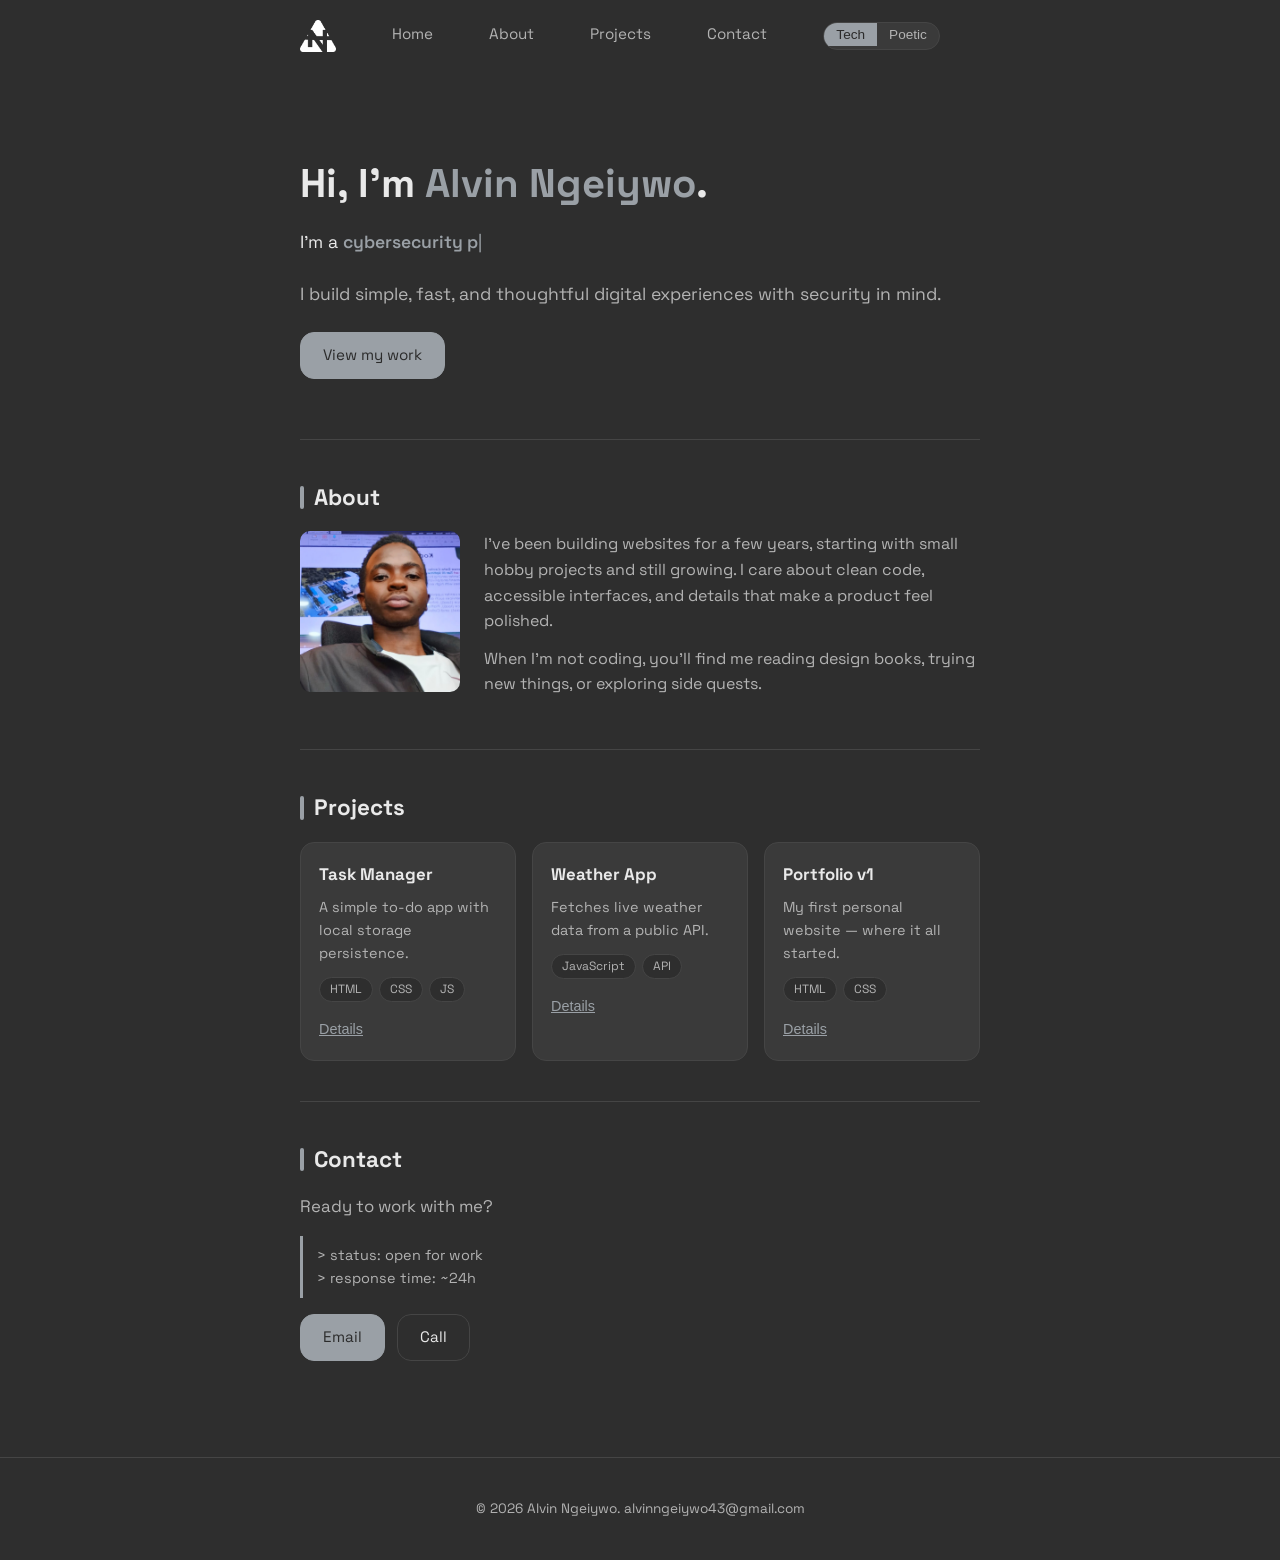
<file: index.html>
<!DOCTYPE html>
<html lang="en">
<head>
  <meta charset="UTF-8" />
  <meta name="viewport" content="width=device-width, initial-scale=1.0" />
  <title>Alvin Ngeiywo portfolio
  </title>
  <script>
    if ('scrollRestoration' in history) history.scrollRestoration = 'manual';
    if (!location.hash) window.scrollTo(0, 0);
  </script>
  <link rel="icon" type="image/png" href="mylogo-trim.png" />
  <link href="https://fonts.googleapis.com/css2?family=Space+Grotesk:wght@400;600;700&family=Patrick+Hand&family=Caveat:wght@600;700&display=swap" rel="stylesheet" />
  <link rel="stylesheet" href="style.css?v=14" />
</head>
<body>
  <div id="progressBar"></div>
  <header class="nav" id="top">
    <a href="#hero" class="logo">
        <img src="mylogo-trim.png" alt="Alvin Ngeiywo logo" class="logo-img" />
    </a>
    <button id="menuToggle" class="menu-toggle" aria-label="Toggle menu">&#9776;</button>
    <nav id="navLinks" class="nav-links">
      <a href="#top">Home</a>
      <a href="#about" data-nav="about">About</a>
      <a href="#projects" data-nav="projects">Projects</a>
      <a href="#contact" data-nav="contact">Contact</a>
      <button id="modeToggle" class="mode-toggle" aria-label="Toggle tech/poetic mode">
        <span class="mode-opt">Tech</span>
        <span class="mode-opt">Poetic</span>
      </button>
    </nav>
  </header>

  <main>
    <div id="techView">
    <section id="hero" class="hero">
      <h1>Hi, I'm <span class="accent">Alvin Ngeiywo</span>.</h1>
      <p class="role">I'm a <span id="typed"></span><span class="cursor">|</span></p>
      <p>I build simple, fast, and thoughtful digital experiences with security in mind.</p>
      <a href="#projects" class="btn">View my work</a>
    </section>

    <section id="about" class="section">
      <h2>About</h2>
      <div class="about-layout">
        <img src="alvin.png" alt="Alvin Ngeiywo photo" class="about-photo" />
        <div>
          <p>
            I've been building websites for a few years, starting with small hobby projects
            and still growing. I care about clean code, accessible
            interfaces, and details that make a product feel polished.
          </p>
          <p>
            When I'm not coding, you'll find me reading design books, trying new things, or exploring side quests.
          </p>
        </div>
      </div>
    </section>

    <section id="projects" class="section">
      <h2>Projects</h2>
      <div class="project-grid">
        <article class="card">
          <h3>Task Manager</h3>
          <p>A simple to-do app with local storage persistence.</p>
          <div class="tags"><span>HTML</span><span>CSS</span><span>JS</span></div>
          <button class="link-btn" data-project="Task Manager" data-details="Built a lightweight task manager with drag-and-drop ordering, due dates, and offline support via localStorage. Focused on minimal UI and fast keyboard interaction.">Details</button>
        </article>
        <article class="card">
          <h3>Weather App</h3>
          <p>Fetches live weather data from a public API.</p>
          <div class="tags"><span>JavaScript</span><span>API</span></div>
          <button class="link-btn" data-project="Weather App" data-details="A weather lookup app using the OpenWeatherMap API with a 5-day forecast, geolocation support, and error handling for invalid cities.">Details</button>
        </article>
        <article class="card">
          <h3>Portfolio v1</h3>
          <p>My first personal website — where it all started.</p>
          <div class="tags"><span>HTML</span><span>CSS</span></div>
          <button class="link-btn" data-project="Portfolio v1" data-details="A static one-page portfolio built with plain HTML and CSS. First project where I learned semantic markup and responsive layout basics.">Details</button>
        </article>
      </div>
    </section>

    <section id="contact" class="section">
      <h2>Contact</h2>
      <p class="contact-intro">Ready to work with me?</p>
      <pre class="tech-note">&gt; status: open for work
&gt; response time: ~24h</pre>
      <div class="contact-buttons">
        <a href="mailto:alvinngeiywo43@gmail.com" class="btn">Email</a>
        <a href="tel:+254759822660" class="btn btn-alt">Call</a>
      </div>
      </section>
    </div>

    <div id="poeticView" hidden>
      <section class="poetic-hero">
        <div class="poetic-text">
          <p class="poetic-kicker">a space for verses</p>
          <h1>Alvin Ngeiywo</h1>
          <p class="poetic-verse">
            I write in the quiet hours,<br/>
            for the ones who can't and those who wish,<br/>
            between the day and the dream.
          </p>
        </div>
      <img src="alternate.png" alt="" class="poetic-image" />
      </section>

      <section class="section poetic-section" id="poetic-verses">
        <h2>Verses</h2>
        <p class="poem">
          Some people build with bricks,<br/>
          I build with breath and line <br/>
          words shaped like windows<br/>
          where the light gets in.
        </p>
      </section>

      <section class="section poetic-section" id="poetic-stanzas">
        <h2>Stanzas</h2>
        <div class="stanza-list">
          <article class="card poem-card">
            <h3>On Nostalgia</h3>
            <p>The nostalgia is real<br/>even if the picture isn't perfect.</p>
            <a href="library.html#poem-nostalgia" class="link-btn">Read this piece</a>
          </article>
          <article class="card poem-card">
            <h3>On Identity</h3>
            <p>I'm not there yet i'm moving towards it,<br/>or atleast i think i am.</p>
            <a href="library.html#poem-identity" class="link-btn">Read this piece</a>
          </article>
          <article class="card poem-card">
            <h3>On Found</h3>
          <p>We got mad, we share, we cry<br/>Then switch to something lighter.</p>
            <a href="library.html#poem-found" class="link-btn">Read this piece</a>
          </article>
        </div>
      </section>

      <section class="section poetic-section" id="poetic-library">
        <h2>Library</h2>
        <p>Every piece, in one quiet room.</p>
        <p><a href="library.html" class="btn">Browse the Library</a></p>
      </section>

      <section class="section poetic-section" id="poetic-letters">
        <h2>Letters</h2>
        <p>If a verse found you — write to me:
          <a href="mailto:alvinngeiywo43@gmail.com" class="poem-link">alvinngeiywo43@gmail.com</a>
        </p>
        <p>Or call: <a href="tel:0759822660" class="poem-link">0759 822 660
          
        </a></p>
        <div class="insta-block">
          <img src="k1ngalvin_qr.png" alt="Instagram QR code" class="insta-qr" />
        </div>
      </section>
    </div>
  </main>

  <footer>
    <p>&copy; 2026 Alvin Ngeiywo. alvinngeiywo43@gmail.com</p>
  </footer>

  <div id="modal" class="modal hidden">
    <div class="modal-content">
      <button id="modalClose" class="modal-close" aria-label="Close">&times;</button>
      <h3 id="modalTitle"></h3>
      <p id="modalDetails"></p>
    </div>
  </div>

  <button id="toTop" aria-label="Back to top">&uarr;</button>
  <script src="script.js?v=2"></script>
</body>
</html>
</file>
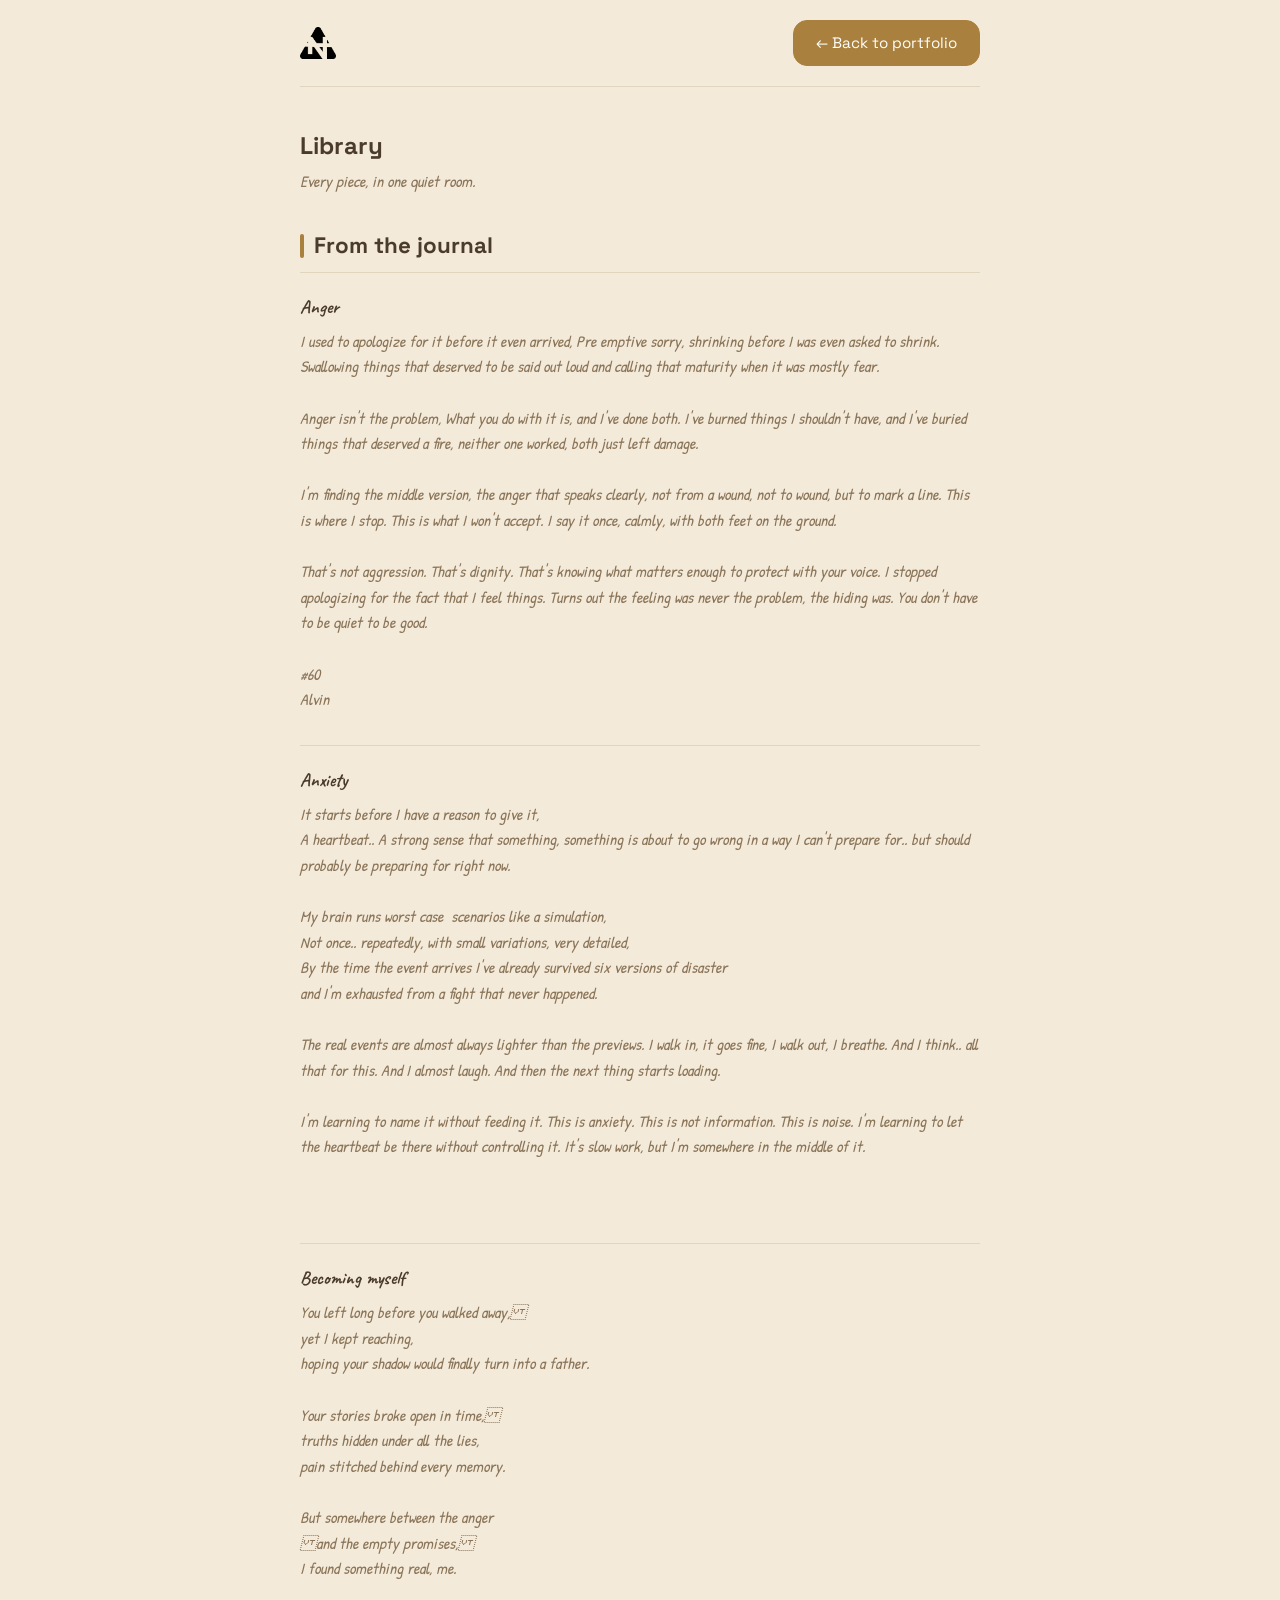
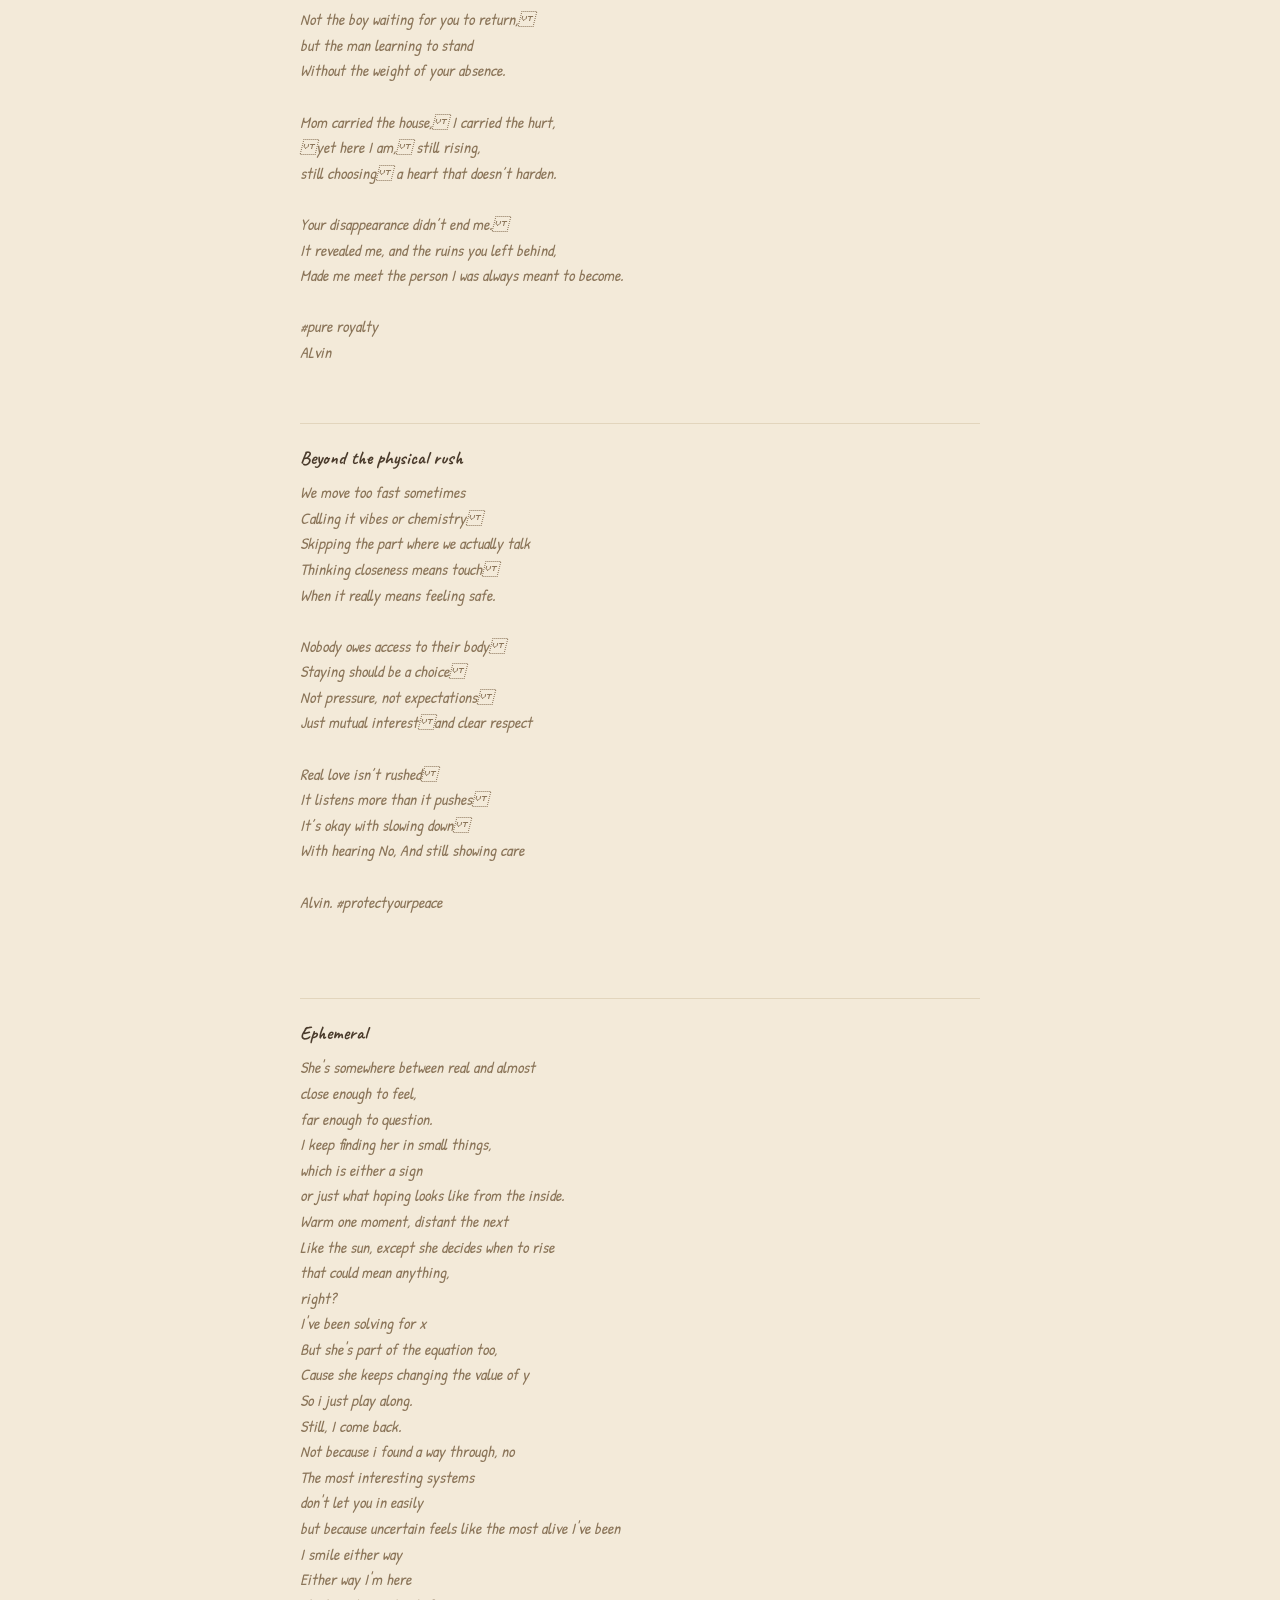
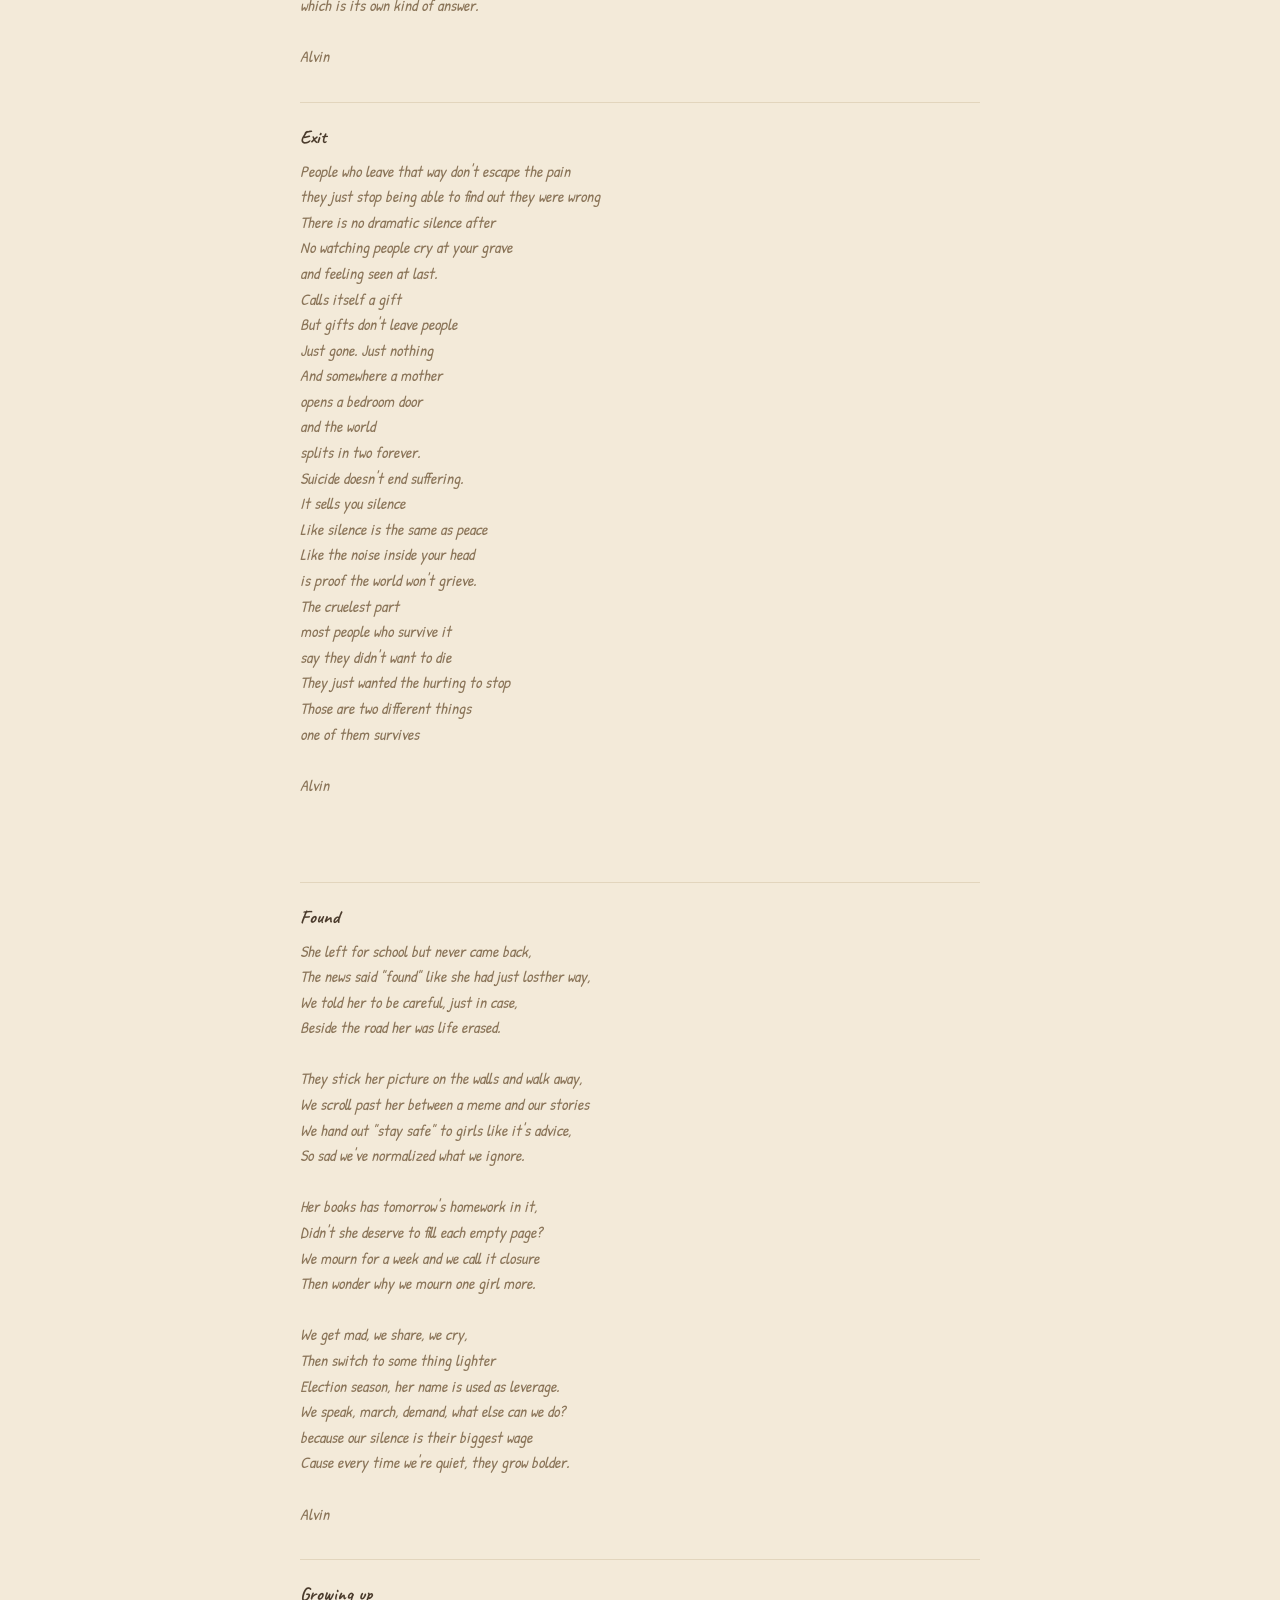
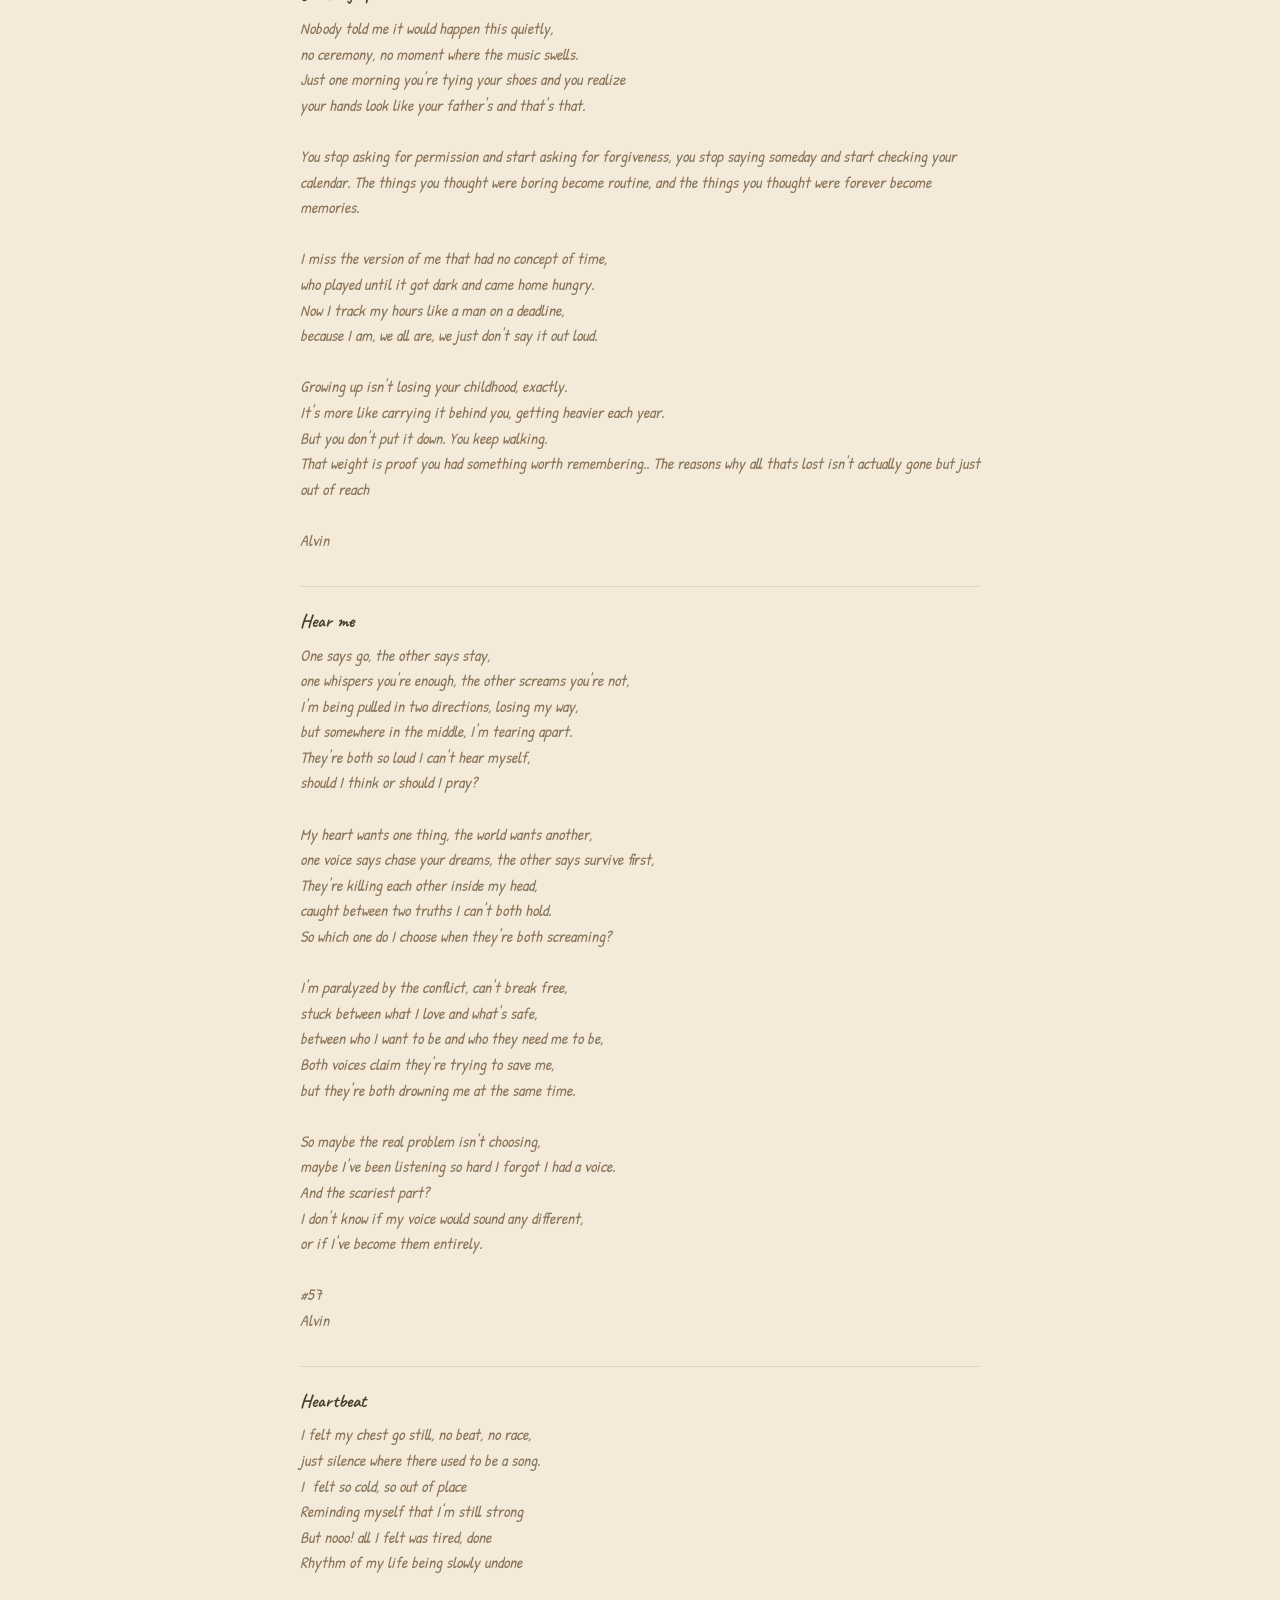
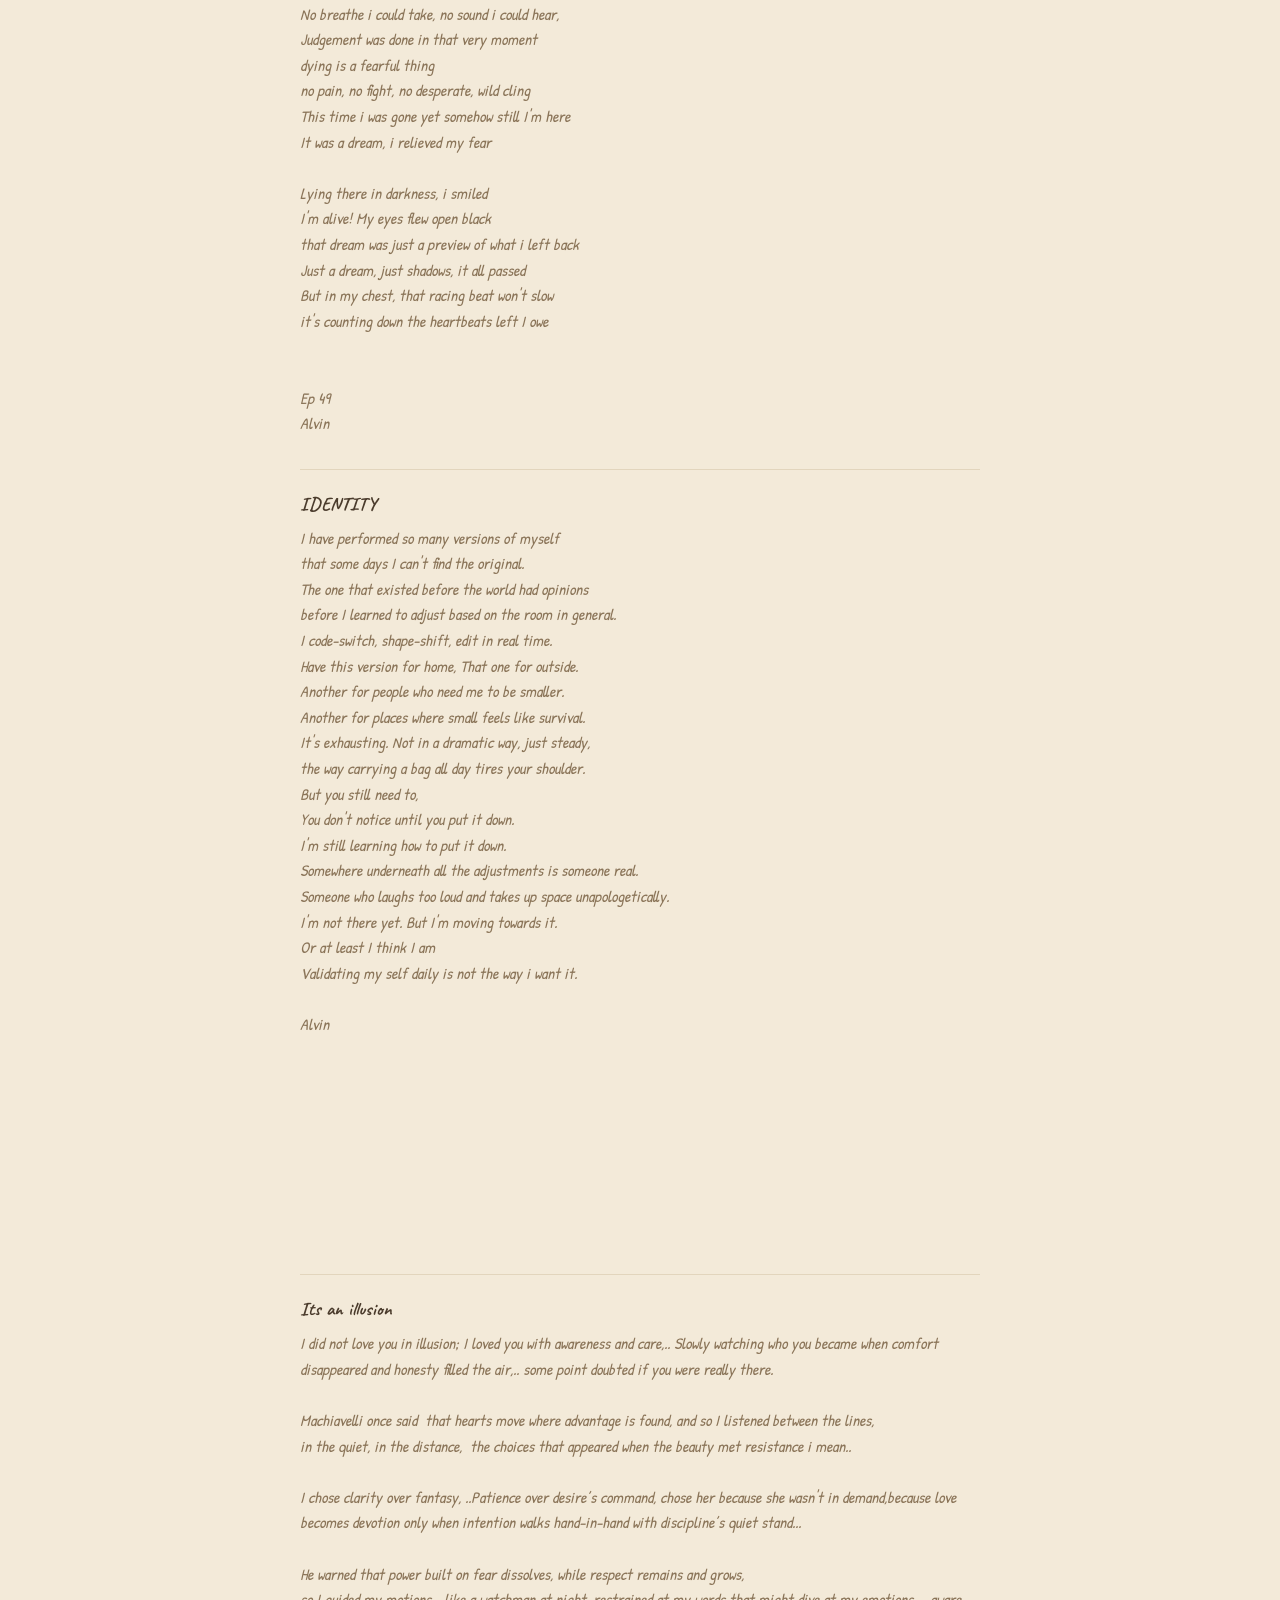
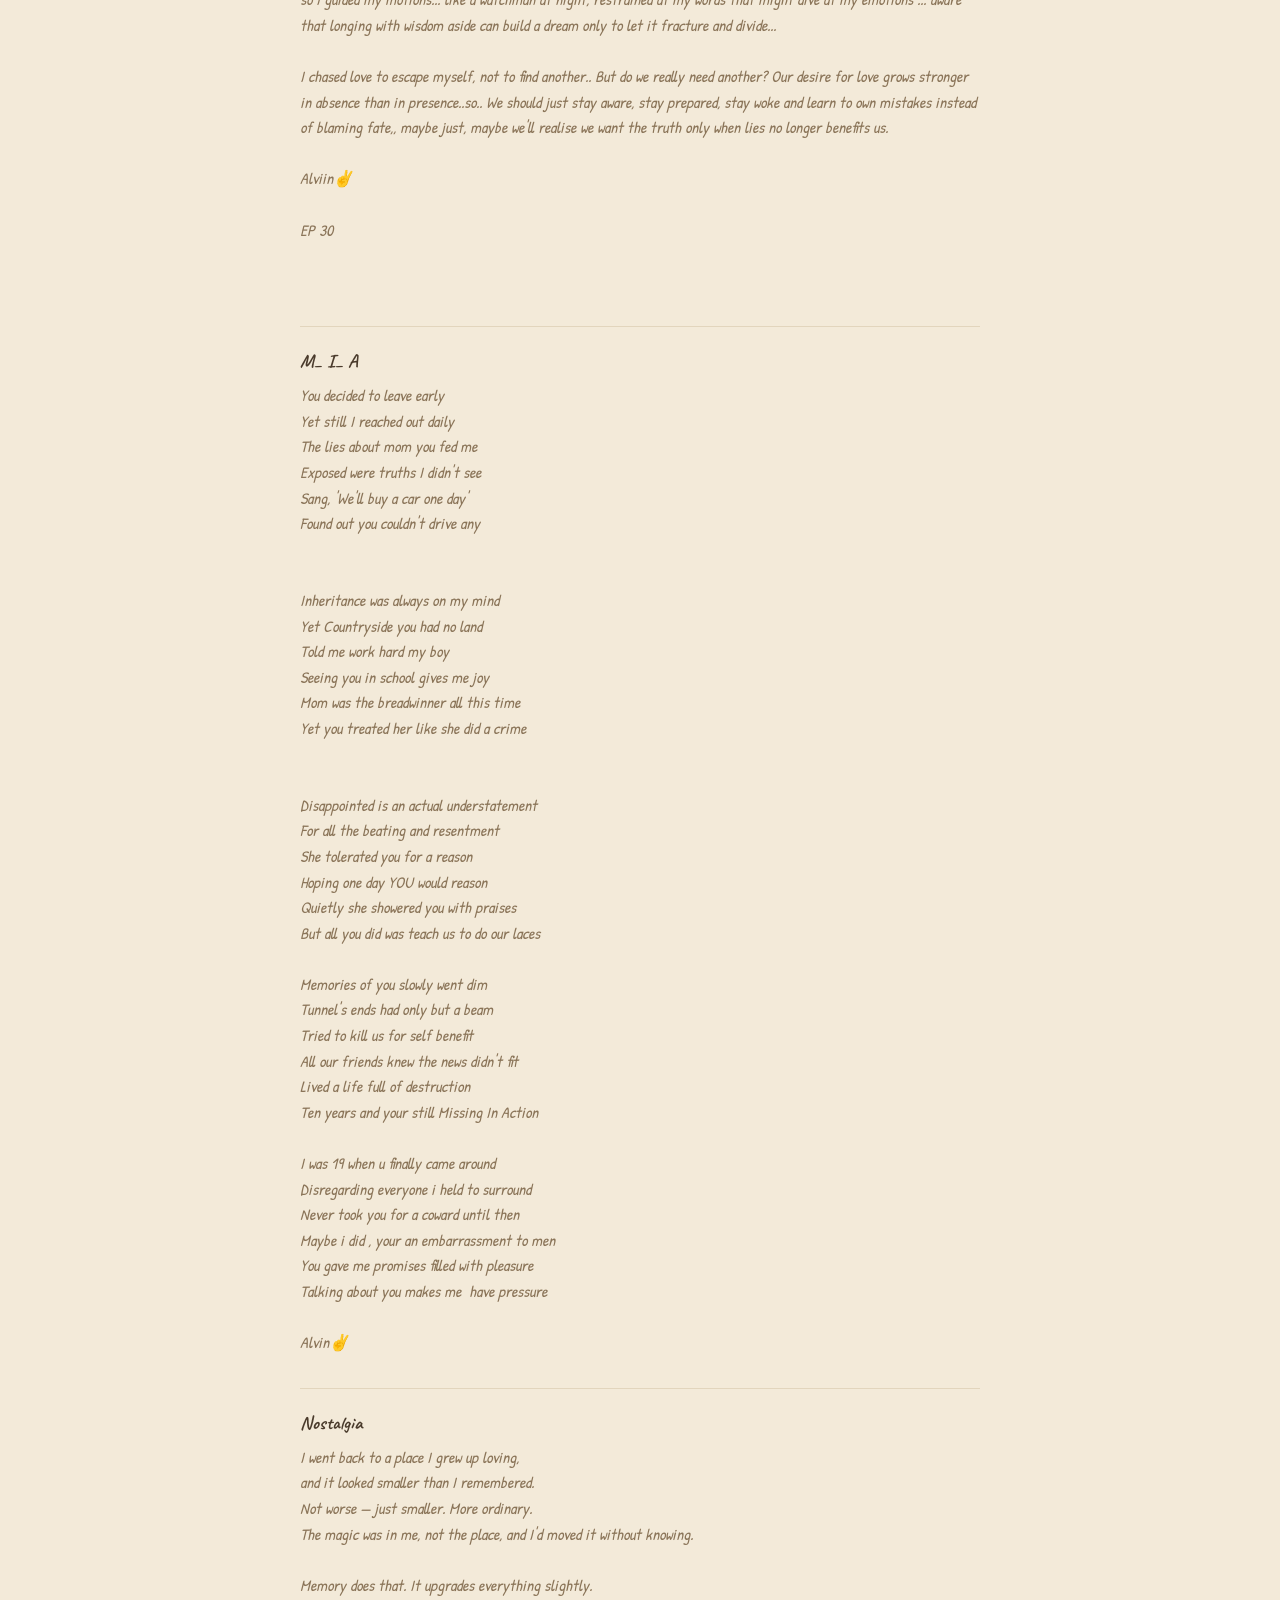
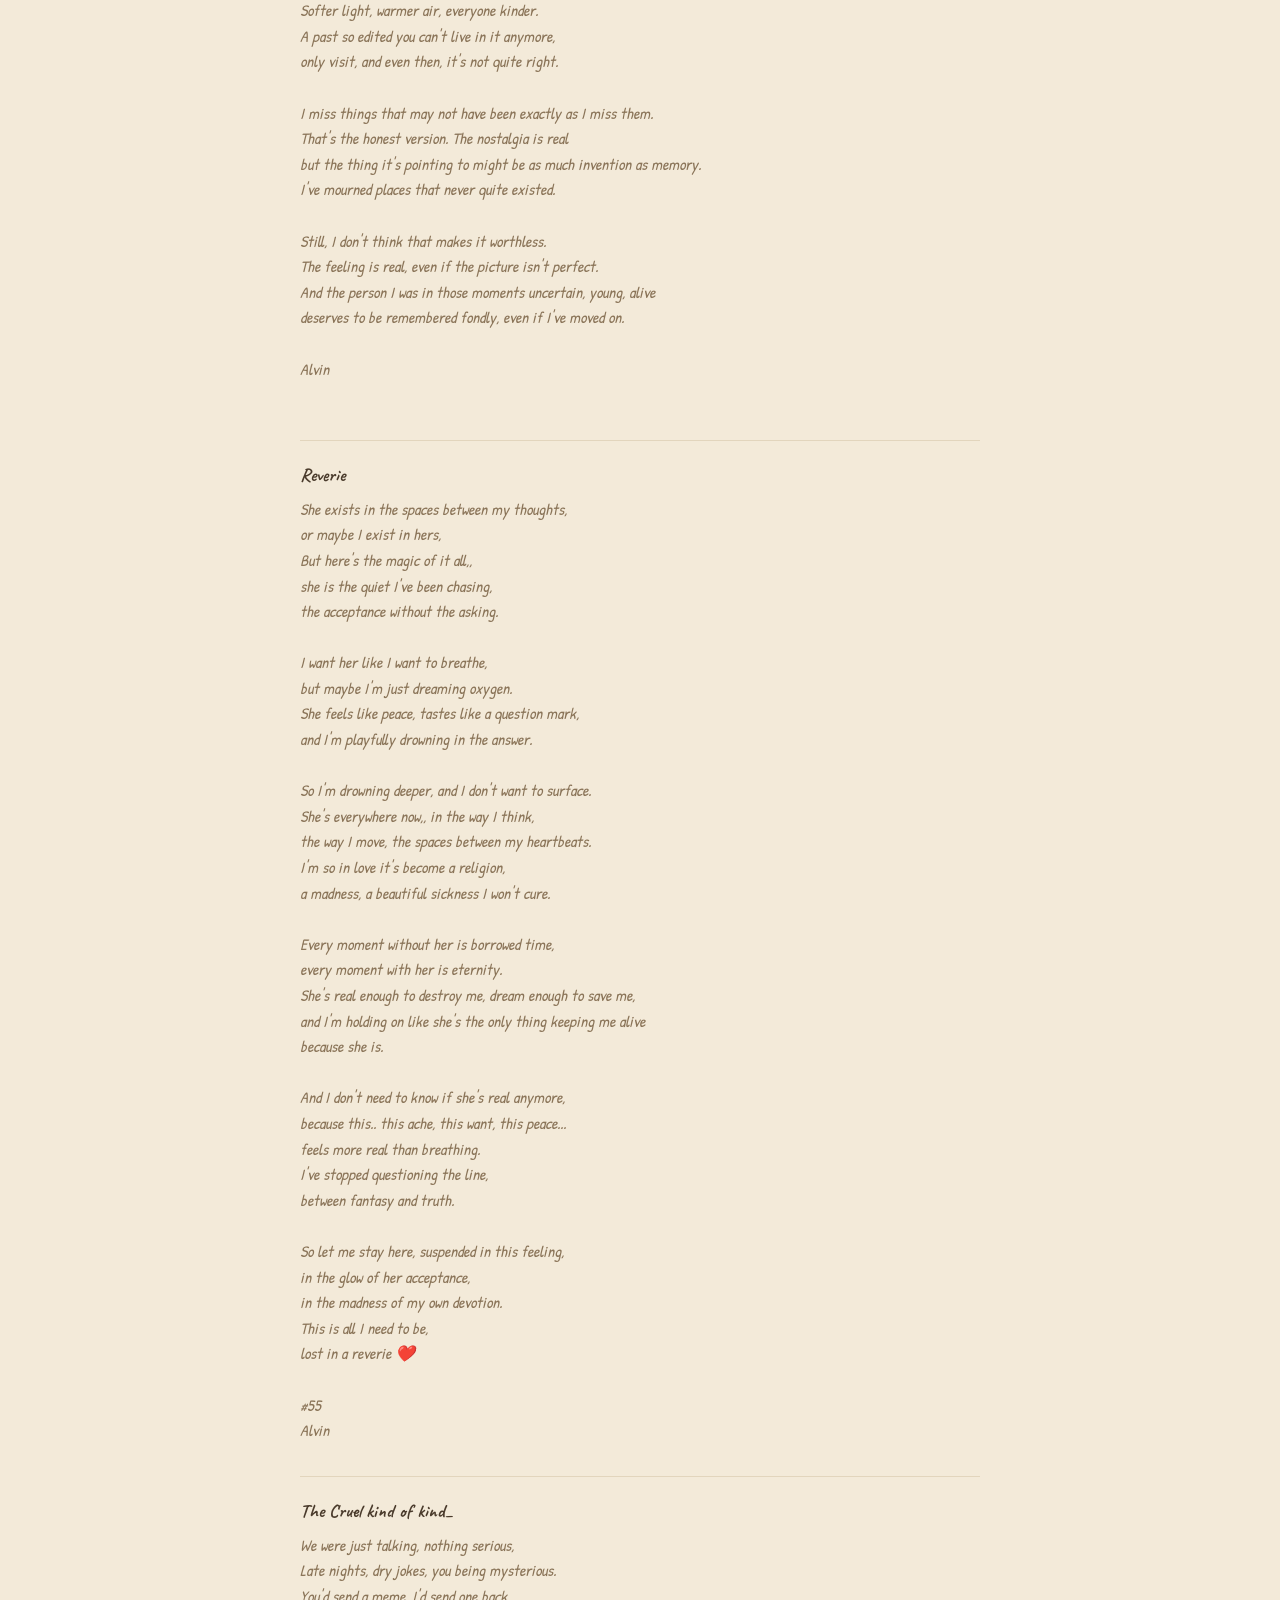
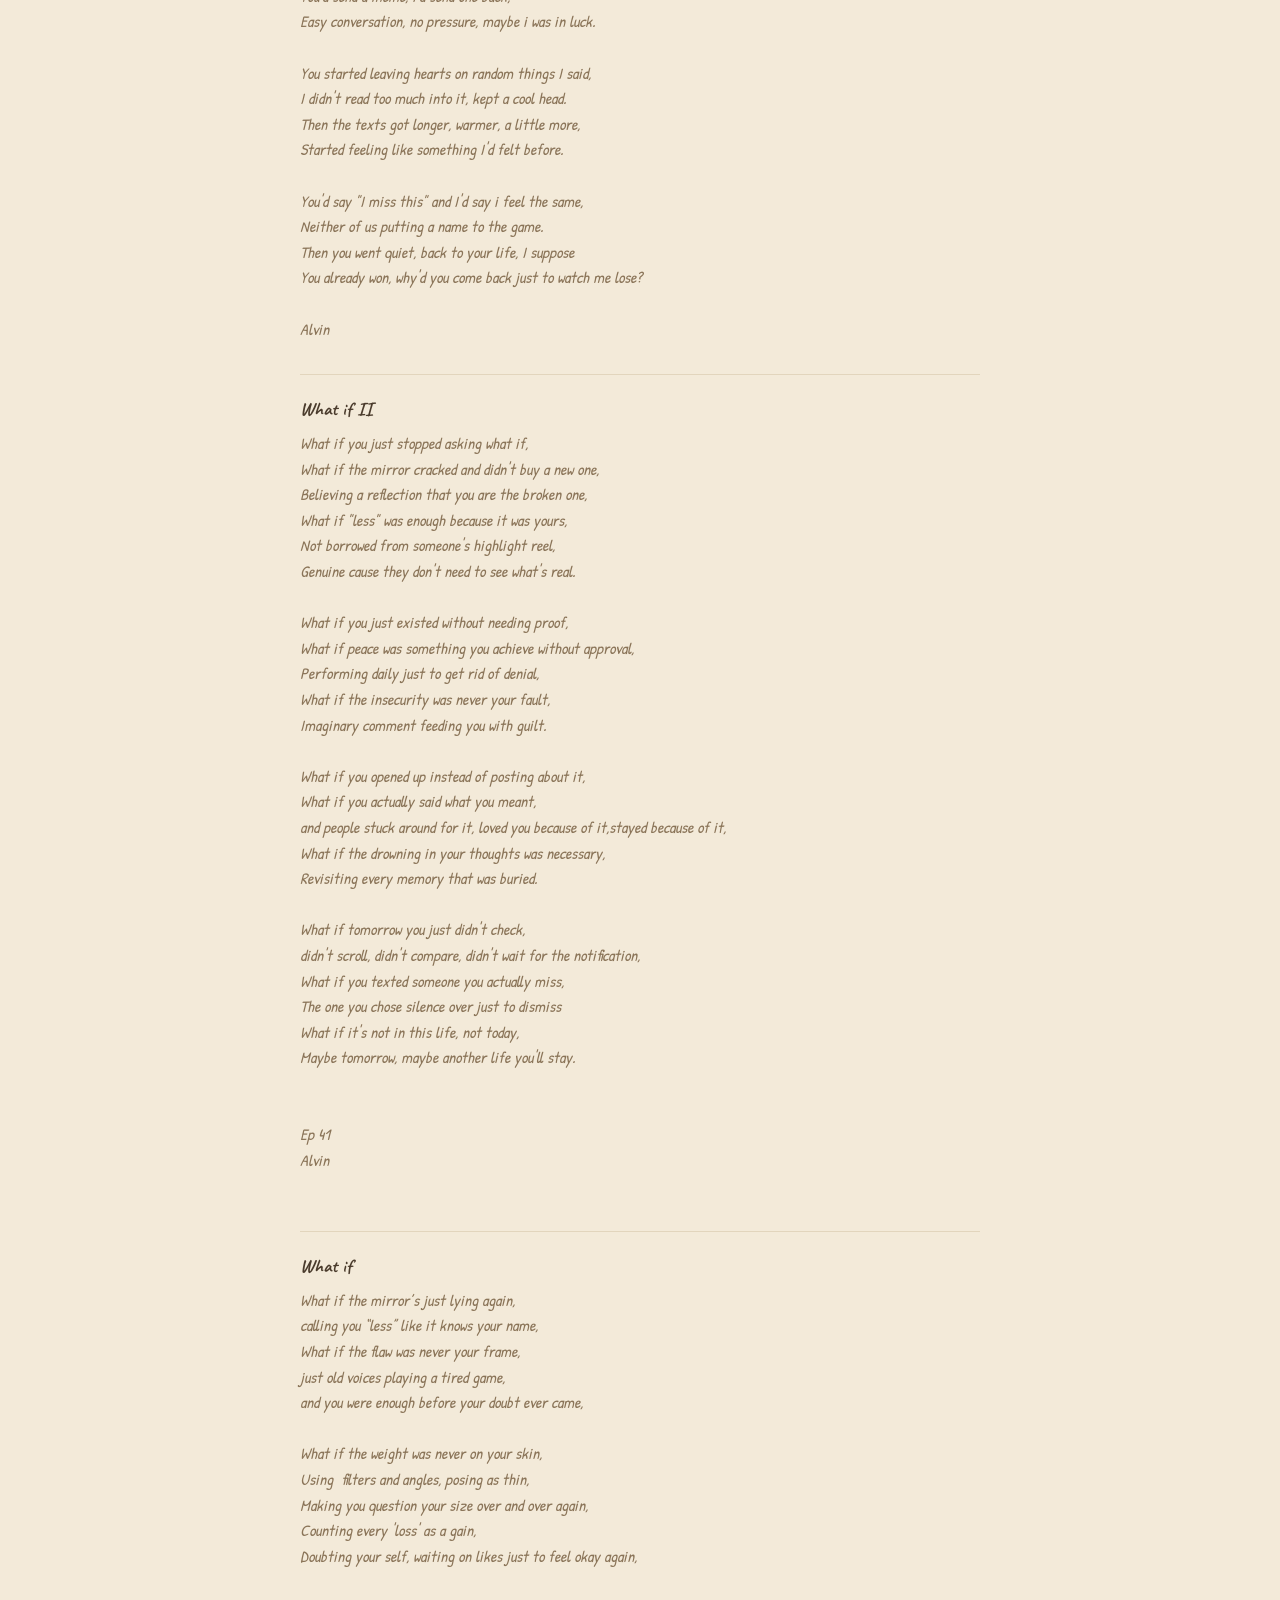
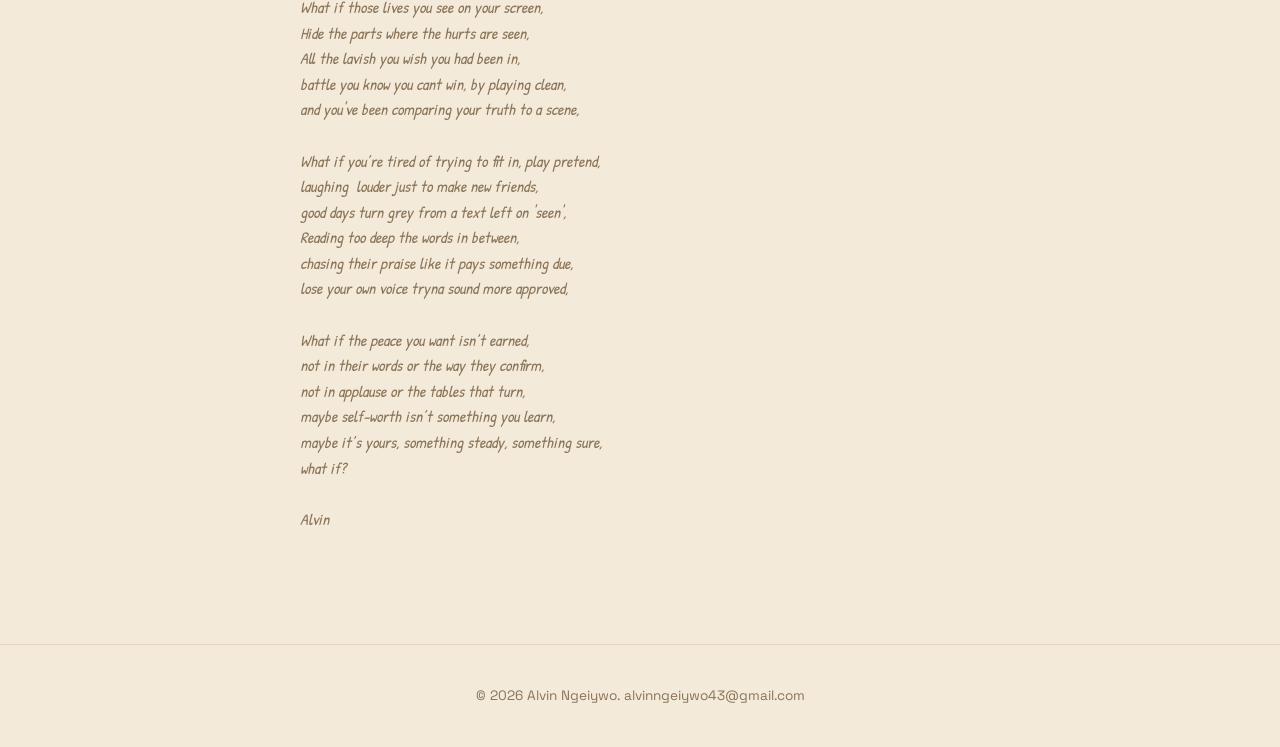
<file: library.html>
<!DOCTYPE html>
<html lang="en">
<head>
  <meta charset="UTF-8" />
  <meta name="viewport" content="width=device-width, initial-scale=1.0" />
  <title>Poetry Library — Alvin Ngeiywo</title>
  <link rel="icon" type="image/png" href="mylogo-trim.png" />
  <link href="https://fonts.googleapis.com/css2?family=Space+Grotesk:wght@400;600;700&family=Patrick+Hand&family=Caveat:wght@600;700&display=swap" rel="stylesheet" />
  <link rel="stylesheet" href="style.css?v=14" />
  <script>
    document.documentElement.setAttribute('data-mode', 'poetic');
    sessionStorage.setItem('mode', 'poetic');
  </script>
</head>
<body>
  <header class="nav" id="top">
    <a href="index.html#top" class="logo">
      <img src="mylogo-trim.png" alt="Alvin Ngeiywo logo" class="logo-img" />
    </a>
    <a href="index.html" class="btn">&larr; Back to portfolio</a>
  </header>

  <main>
    <section id="library" class="section">
      <h1>Library</h1>
      <p class="poem">Every piece, in one quiet room.</p>

      <h2 style="margin: 32px 0 8px;">From the journal</h2>
      <div id="fullPoems"></div>

    </section>
  </main>

  <script src="poems.js"></script>
  <script>
    const container = document.getElementById('fullPoems');
    (window.POEMS || []).forEach(poem => {
      const art = document.createElement('article');
      art.className = 'poem-entry';
      art.id = poem.id;
      const h = document.createElement('h3');
      h.textContent = poem.title;
      const p = document.createElement('p');
      p.className = 'poem-body';
      p.textContent = poem.text;
      p.style.whiteSpace = 'pre-line';
      art.appendChild(h);
      art.appendChild(p);
      container.appendChild(art);
    });
    if (location.hash) {
      const el = document.querySelector(location.hash);
      if (el) el.scrollIntoView({ behavior: 'smooth', block: 'start' });
    }
  </script>

  <footer>
    <p>&copy; 2026 Alvin Ngeiywo. alvinngeiywo43@gmail.com</p>
  </footer>
</body>
</html>
</file>
<file: style.css>
:root {
  --bg: #f0f0f0;
  --fg: #2b2b2b;
  --muted: #777777;
  --border: #d9d9d9;
  --card: #fafafa;
  --shadow: rgba(0, 0, 0, 0.08);
  --accent: #8a7f72;
  --on-accent: #ffffff;
}

[data-theme="dark"] {
  --bg: #1c1c1c;
  --fg: #e8e8e8;
  --muted: hsl(0, 0%, 60%);
  --border: #333333;
  --card: #262626;
  --shadow: rgba(0, 0, 0, 0.4);
  --accent: #c9beb2;
  --on-accent: #2b2b2b;
}

* { margin: 0; padding: 0; box-sizing: border-box; }

html[data-mode="tech"] {
  --bg: #2e2e2e;
  --fg: #e9e9e9;
  --muted: #b3b3b3;
  --border: #454545;
  --card: #3a3a3a;
  --shadow: rgba(0, 0, 0, 0.4);
  --accent: #9aa0a6;
  --on-accent: #2b2b2b;
}

html[data-mode="poetic"] {
  --bg: #f3ead9;
  --fg: #4a3b2c;
  --muted: #8a7458;
  --border: #e2d5bd;
  --card: #faf4e6;
  --shadow: rgba(0, 0, 0, 0.12);
  --accent: #a9803e;
  --on-accent: #ffffff;
}

html { scroll-behavior: smooth; }

body {
  font-family: "Space Grotesk", -apple-system, BlinkMacSystemFont, "Segoe UI", Roboto, sans-serif;
  background: var(--bg);
  color: var(--fg);
  line-height: 1.6;
  transition: background 0.3s, color 0.3s;
}

main { max-width: 720px; margin: 0 auto; padding: 0 20px; }

/* Nav */
.nav {
  display: flex;
  justify-content: space-between;
  align-items: center;
  max-width: 720px;
  margin: 0 auto;
  padding: 20px;
  gap: 16px;
}
.logo { font-weight: 700; text-decoration: none; color: var(--fg); display: flex; align-items: center; gap: 10px; }
.logo-img {
  height: 32px;
  width: auto;
  mix-blend-mode: multiply;
}
[data-theme="dark"] .logo-img {
  filter: invert(1);
  mix-blend-mode: screen;
}
[data-mode="tech"] .logo-img {
  filter: invert(1);
  mix-blend-mode: screen;
}
.accent { color: var(--accent); }
.nav-links { display: flex; flex: 1; justify-content: space-evenly; gap: 16px; }
.nav-links a { text-decoration: none; color: var(--muted); font-size: 0.95rem; padding-bottom: 2px; border-bottom: 2px solid transparent; transition: color 0.2s, border-color 0.2s; }
.nav-links a:hover { color: var(--fg); }
.nav-links a.active { color: var(--fg); border-bottom-color: var(--accent); }
.theme-toggle, .menu-toggle {
  background: none; border: none; color: var(--fg); cursor: pointer; font-size: 1.1rem;
}
.menu-toggle { display: none; }

/* Hero */
.hero { padding: 80px 0 60px; }
.hero h1 { font-size: 2.5rem; margin-bottom: 12px; }
.hero p { color: var(--muted); margin-bottom: 24px; font-size: 1.1rem; }

.btn {
  display: inline-block;
  padding: 10px 22px;
  border: 1px solid var(--fg);
  border-radius: 14px;
  background: var(--fg);
  color: var(--bg);
  text-decoration: none;
  font-size: 0.95rem;
  cursor: pointer;
  transition: transform 0.2s ease, opacity 0.2s ease, box-shadow 0.2s ease;
}
.btn { background: var(--accent); border-color: var(--accent); color: var(--on-accent); }
.btn:hover { opacity: 0.9; transform: translateY(-2px); box-shadow: 0 6px 16px var(--shadow); }

/* Sections */
.section { padding: 40px 0; border-top: 1px solid var(--border); }
.section h2 { margin-bottom: 16px; font-size: 1.4rem; position: relative; padding-left: 14px; }
.section h2::before {
  content: "";
  position: absolute; left: 0; top: 6px; bottom: 6px;
  width: 4px; border-radius: 4px; background: var(--accent);
}
.section p { color: var(--muted); margin-bottom: 12px; }

/* Projects */
.project-grid { display: grid; grid-template-columns: repeat(auto-fill, minmax(200px, 1fr)); gap: 16px; }
.card {
  border: 1px solid var(--border);
  border-radius: 14px;
  padding: 18px;
  background: var(--card);
  transition: transform 0.25s ease, box-shadow 0.25s ease;
}
.card:hover {
  transform: translateY(-5px);
  box-shadow: 0 8px 20px var(--shadow);
}
.card h3 { margin-bottom: 8px; font-size: 1.05rem; }
.card p { font-size: 0.9rem; margin-bottom: 12px; }
.tags { display: flex; gap: 6px; flex-wrap: wrap; margin-bottom: 14px; }
.tags span {
  font-size: 0.75rem;
  border: 1px solid var(--border);
  border-radius: 999px;
  padding: 2px 10px;
  color: var(--muted);
  background: var(--bg);
  transition: color 0.2s, border-color 0.2s;
}
.card:hover .tags span { color: var(--accent); border-color: var(--accent); }
.link-btn {
  background: none; border: none; cursor: pointer;
  color: var(--accent); text-decoration: underline; font-size: 0.9rem; padding: 0;
}
.counter { font-size: 0.8rem; color: var(--muted); text-align: right; margin-top: -8px; margin-bottom: 14px; }

/* Contact */
.contact-intro { font-size: 1.05rem; }
.tech-note {
  font-family: "Space Grotesk", ui-monospace, Menlo, Consolas, monospace;
  font-size: 0.9rem;
  color: var(--muted);
  border-left: 3px solid var(--accent);
  padding: 8px 0 8px 14px;
  margin: 16px 0;
  white-space: pre-wrap;
}
.contact-buttons { display: flex; gap: 12px; flex-wrap: wrap; margin: 16px 0; }
.btn-alt { background: transparent; color: var(--fg); border-color: var(--border); }
.btn-alt:hover { border-color: var(--accent); color: var(--accent); opacity: 1; }
.insta-block { display: flex; align-items: center; gap: 16px; margin-top: 12px; }
.insta-qr { width: 120px; height: auto; border-radius: 8px; background: #fff; padding: 6px; }
.poetic-section .insta-qr {
  mix-blend-mode: multiply;
  padding: 0;
  background: transparent;
  border-radius: 0;
}
.insta-block p { margin: 0; }
form label { display: block; margin-bottom: 14px; font-size: 0.95rem; }
form input, form textarea {
  width: 100%;
  margin-top: 6px;
  padding: 10px;
  border: 1px solid var(--border);
  border-radius: 6px;
  background: var(--card);
  color: var(--fg);
  font: inherit;
}
.error { color: #c0392b; font-size: 0.9rem; min-height: 1.2em; }
.success { color: #27ae60; font-size: 0.9rem; min-height: 1.2em; }

/* About layout + photo placeholder */
.about-layout { display: flex; gap: 24px; align-items: flex-start; }
.photo-placeholder {
  flex-shrink: 0;
  width: 140px;
  height: 140px;
  border: 1px dashed var(--muted);
  border-radius: 10px;
  display: flex;
  flex-direction: column;
  align-items: center;
  justify-content: center;
  gap: 6px;
  color: var(--muted);
  font-size: 0.8rem;
  background: var(--card);
}

/* Modal */
.modal {
  position: fixed; inset: 0;
  background: rgba(0,0,0,0.5);
  display: flex; align-items: center; justify-content: center;
  animation: fadeIn 0.2s ease;
}
.modal.hidden { display: none; }
.modal-content {
  background: var(--bg);
  border: 1px solid var(--border);
  border-radius: 10px;
  padding: 28px;
  max-width: 420px;
  width: 90%;
  position: relative;
  animation: popIn 0.25s ease;
}
.modal-content p { margin-top: 10px; color: var(--muted); }
.modal-close {
  position: absolute; top: 10px; right: 14px;
  background: none; border: none; font-size: 1.5rem; cursor: pointer; color: var(--muted);
}

footer {
  text-align: center;
  color: var(--muted);
  font-size: 0.85rem;
  padding: 40px 20px;
  border-top: 1px solid var(--border);
  margin-top: 40px;
}

/* Animations */
@keyframes fadeIn {
  from { opacity: 0; }
  to { opacity: 1; }
}
/* Mode switch transitions */
@keyframes paperIn {
  0%   { transform: rotate(3deg) scale(0.92); filter: blur(4px); opacity: 0.5; }
  60%  { transform: rotate(-1deg) scale(1.02); filter: blur(0); opacity: 1; }
  100% { transform: none; filter: none; opacity: 1; }
}
@keyframes glitchIn {
  0%, 20% { transform: translateX(-6px); filter: hue-rotate(90deg) brightness(1.5); }
  40%     { transform: translateX(6px); filter: hue-rotate(-90deg); }
  60%     { transform: translateX(-3px); filter: invert(0.15); }
  80%     { transform: translateX(2px); }
  100%    { transform: none; filter: none; }
}
.enter-paper { animation: paperIn 0.6s ease both; transform-origin: center; }
.enter-glitch { animation: glitchIn 0.45s steps(2, end) both; }
@keyframes popIn {
  from { opacity: 0; transform: scale(0.92); }
  to { opacity: 1; transform: scale(1); }
}
@keyframes heroIn {
  from { opacity: 0; transform: translateY(16px); }
  to { opacity: 1; transform: translateY(0); }
}
.hero h1, .hero p, .hero .btn {
  animation: heroIn 0.6s ease both;
}
.hero p { animation-delay: 0.1s; }
.hero .btn { animation-delay: 0.2s; }

.reveal {
  opacity: 0;
  transform: translateY(20px);
  transition: opacity 0.5s ease, transform 0.5s ease;
}
.reveal.visible {
  opacity: 1;
  transform: translateY(0);
}
.card.visible { transition: transform 0.25s ease, box-shadow 0.25s ease; }

@media (prefers-reduced-motion: reduce) {
  .reveal, .hero h1, .hero p, .hero .btn,
  .poetic-text > *, .stanza-list .card, .poem-card {
    animation: none !important;
    transition: none !important;
    opacity: 1;
    transform: none;
  }
}

/* Progress bar + back to top */
#progressBar {
  position: fixed; top: 0; left: 0; height: 3px;
  background: var(--accent); width: 0; z-index: 100;
  transition: width 0.1s linear;
}
#toTop {
  position: fixed; bottom: 24px; right: 24px;
  width: 42px; height: 42px;
  border-radius: 50%;
  border: 1px solid var(--border);
  background: var(--card);
  color: var(--fg);
  font-size: 1.2rem;
  cursor: pointer;
  opacity: 0; visibility: hidden;
  transition: opacity 0.3s, transform 0.3s, visibility 0.3s;
  transform: translateY(10px);
}
#toTop.show { opacity: 1; visibility: visible; transform: translateY(0); }
#toTop:hover { border-color: var(--accent); color: var(--accent); }

.role { font-size: 1.15rem; color: var(--fg) !important; margin-bottom: 12px; }
#typed { color: var(--accent); font-weight: 600; }
.cursor { color: var(--accent); animation: blink 1s step-start infinite; }
@keyframes blink { 50% { opacity: 0; } }

/* Poetic motion */
@keyframes poeIn {
  from { opacity: 0; transform: translateY(14px); }
  to { opacity: 1; transform: translateY(0); }
}
.poetic-text > * { animation: poeIn 0.7s ease both; }
.poetic-text > *:nth-child(2) { animation-delay: 0.15s; }
.poetic-text > *:nth-child(3) { animation-delay: 0.3s; }
.poetic-image { animation: heroIn 1s ease both; }
.poetic-verse { animation: poeIn 0.8s ease 0.45s both; }
.poem-card { transition: transform 0.25s ease, box-shadow 0.25s ease; }
.poem-card:hover { transform: translateY(-4px) rotate(-0.5deg); }
.poem-link { transition: opacity 0.2s ease; }
.poem-link:hover { opacity: 0.7; }
.stanza-list .card { animation: poeIn 0.6s ease both; }
.stanza-list .card:nth-child(2) { animation-delay: 0.15s; }
.stanza-list .card:nth-child(3) { animation-delay: 0.3s; }

/* Mobile */
@media (max-width: 600px) {
  .about-layout { flex-direction: column; }
  .menu-toggle { display: none; }
  .nav { flex-wrap: wrap; gap: 8px; padding: 12px 16px; }
  .nav-links {
    display: flex;
    flex-wrap: wrap;
    align-items: center;
    gap: 12px;
    width: 100%;
    padding-bottom: 6px;
  }
  .nav-links a { font-size: 0.85rem; }
  .hero h1 { font-size: 2rem; }
}

/* About photo */
.about-photo {
  width: 160px;
  max-width: 100%;
  border-radius: 10px;
  flex-shrink: 0;
}

/* Poetic view */
#poeticView, #poeticView p, #poeticView article, #poeticView a { font-family: "Patrick Hand", cursive; }
#poeticView h1, #poeticView h2, #poeticView h3, .poetic-kicker { font-family: "Caveat", cursive; }
.poetic-hero {
  display: flex;
  align-items: center;
  gap: 32px;
  text-align: left;
  padding: 60px 20px;
  overflow: hidden;
}
.poetic-text { flex: 1; }
.poetic-text h1, .poetic-text p { position: relative; z-index: 1; }
.poetic-image {
  flex: 1;
  max-height: 320px;
  object-fit: cover;
  display: block;
  border-radius: 10px;
  -webkit-mask-image: linear-gradient(to left, black 60%, transparent 100%);
  mask-image: linear-gradient(to left, black 60%, transparent 100%);
}
.poetic-kicker { color: var(--muted); letter-spacing: 2px; text-transform: uppercase; font-size: 0.8rem; }
.poetic-verse { font-style: italic; color: var(--muted); margin-top: 16px; }
.poem { font-style: italic; line-height: 1.9; }
.poem-link { color: var(--accent); }
.stanza-list { display: grid; gap: 16px; }

/* Mode toggle pill */
.mode-toggle {
  display: inline-flex;
  border: 1px solid var(--border);
  border-radius: 999px;
  overflow: hidden;
  background: var(--card);
  cursor: pointer;
  padding: 0;
  font-size: 0.85rem;
}
.mode-opt { padding: 4px 12px; color: var(--muted); }
@media (max-width: 600px) {
  .mode-opt { padding: 8px 16px; font-size: 0.9rem; }
}
html[data-mode="tech"] .mode-opt:first-child,
html[data-mode="poetic"] .mode-opt:last-child {
  background: var(--accent);
  color: var(--on-accent);
}

/* Library */
.poem-entry { font-family: "Patrick Hand", cursive; }
.poem-entry h3 { font-family: "Caveat", cursive; }
.poem { font-family: "Patrick Hand", cursive; }
.poem-entry { border-top: 1px solid var(--border); padding: 20px 0; scroll-margin-top: 90px; }
.poem-entry h3 { margin-bottom: 6px; }
.poem-teaser { color: var(--muted); margin-bottom: 10px; }
.poem-body { font-style: italic; }

@media (max-width: 600px) {
  .about-photo { width: 120px; margin: 0 auto; display: block; }
  .poetic-hero { flex-direction: column; text-align: center; padding: 40px 16px; }
  .poetic-image { width: 100%; max-height: none; height: auto; flex: none; object-fit: contain;
    -webkit-mask-image: linear-gradient(to bottom, black 60%, transparent 100%);
            mask-image: linear-gradient(to bottom, black 60%, transparent 100%); }
  .hero { padding: 40px 0 30px; }
  .project-grid { grid-template-columns: 1fr; }
}
</file>
